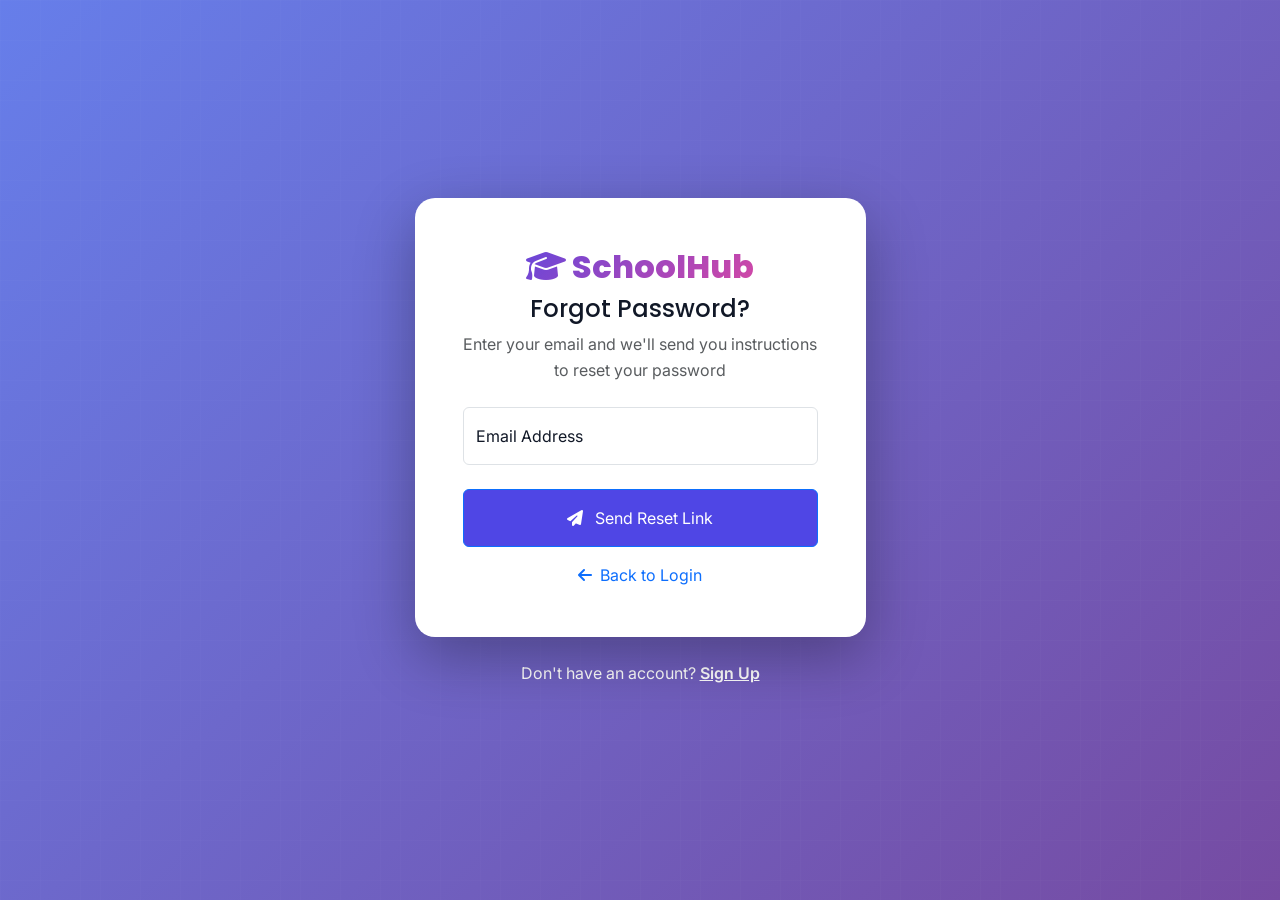
<file: auth/forgot-password.html>
<!DOCTYPE html>
<html lang="en">
<head>
    <meta charset="UTF-8">
    <meta name="viewport" content="width=device-width, initial-scale=1.0">
    <title>Forgot Password - SchoolHub</title>
    
    <!-- Google Fonts -->
    <link href="https://fonts.googleapis.com/css2?family=Inter:wght@300;400;500;600;700;800&family=Poppins:wght@400;500;600;700;800&display=swap" rel="stylesheet">
    
    <!-- Bootstrap 5 -->
    <link href="https://cdn.jsdelivr.net/npm/bootstrap@5.3.2/dist/css/bootstrap.min.css" rel="stylesheet">
    
    <!-- Font Awesome -->
    <link rel="stylesheet" href="https://cdnjs.cloudflare.com/ajax/libs/font-awesome/6.5.1/css/all.min.css">
    
    <!-- Custom CSS -->
    <link rel="stylesheet" href="../assets/css/main.css">
    
    <style>
        .auth-container {
            min-height: 100vh;
            display: flex;
            align-items: center;
            background: linear-gradient(135deg, #667eea 0%, #764ba2 100%);
            position: relative;
            overflow: hidden;
        }
        
        .auth-container::before {
            content: '';
            position: absolute;
            top: 0;
            left: 0;
            right: 0;
            bottom: 0;
            background: url('data:image/svg+xml,<svg width="100" height="100" xmlns="http://www.w3.org/2000/svg"><defs><pattern id="grid" width="40" height="40" patternUnits="userSpaceOnUse"><path d="M 40 0 L 0 0 0 40" fill="none" stroke="white" stroke-width="1" opacity="0.1"/></pattern></defs><rect width="100" height="100" fill="url(%23grid)"/></svg>');
            opacity: 0.3;
        }
        
        .auth-card {
            background: var(--bg-primary);
            border-radius: 20px;
            box-shadow: 0 20px 60px rgba(0, 0, 0, 0.3);
            overflow: hidden;
            position: relative;
            z-index: 1;
        }
        
        .auth-brand {
            font-size: 2rem;
            font-weight: 800;
            margin-bottom: 0.5rem;
        }
    </style>
</head>
<body>
    <div class="auth-container">
        <div class="container">
            <div class="row justify-content-center">
                <div class="col-lg-5 col-md-7">
                    <div class="auth-card">
                        <div class="p-5">
                            <div class="mb-4 text-center">
                                <a href="../index.html" class="text-decoration-none">
                                    <h1 class="auth-brand text-gradient">
                                        <i class="fas fa-graduation-cap"></i> SchoolHub
                                    </h1>
                                </a>
                                <h2 class="h4 mb-2">Forgot Password?</h2>
                                <p class="text-muted">Enter your email and we'll send you instructions to reset your password</p>
                            </div>
                            
                            <div id="emailForm">
                                <form class="needs-validation" novalidate>
                                    <div class="form-floating mb-4">
                                        <input type="email" class="form-control" id="email" placeholder="name@example.com" required>
                                        <label for="email">Email Address</label>
                                        <div class="invalid-feedback">Please enter a valid email address.</div>
                                    </div>
                                    
                                    <button type="submit" class="btn btn-primary w-100 mb-3 py-3">
                                        <i class="fas fa-paper-plane me-2"></i> Send Reset Link
                                    </button>
                                    
                                    <div class="text-center">
                                        <a href="login.html" class="text-primary">
                                            <i class="fas fa-arrow-left me-2"></i>Back to Login
                                        </a>
                                    </div>
                                </form>
                            </div>
                            
                            <div id="successMessage" class="text-center" style="display: none;">
                                <div class="mb-4">
                                    <i class="fas fa-check-circle text-success" style="font-size: 4rem;"></i>
                                </div>
                                <h4 class="mb-3">Check Your Email</h4>
                                <p class="text-muted mb-4">We've sent password reset instructions to <strong id="sentEmail"></strong></p>
                                <p class="text-muted mb-4">Didn't receive the email? Check your spam folder or <a href="#" onclick="showEmailForm(); return false;" class="text-primary">try another email address</a></p>
                                <a href="login.html" class="btn btn-outline-primary">
                                    <i class="fas fa-arrow-left me-2"></i>Back to Login
                                </a>
                            </div>
                        </div>
                    </div>
                    
                    <div class="text-center mt-4">
                        <p class="text-white">Don't have an account? <a href="signup.html" class="text-white fw-semibold text-decoration-underline">Sign Up</a></p>
                    </div>
                </div>
            </div>
        </div>
    </div>

    <!-- Bootstrap JS -->
    <script src="https://cdn.jsdelivr.net/npm/bootstrap@5.3.2/dist/js/bootstrap.bundle.min.js"></script>
    <script src="../assets/js/main.js"></script>
    
    <script>
        const emailForm = document.querySelector('#emailForm form');
        const emailFormDiv = document.getElementById('emailForm');
        const successMessage = document.getElementById('successMessage');
        const sentEmail = document.getElementById('sentEmail');
        
        emailForm.addEventListener('submit', function(e) {
            e.preventDefault();
            
            if (this.checkValidity()) {
                const email = document.getElementById('email').value;
                sentEmail.textContent = email;
                
                // Show success message
                emailFormDiv.style.display = 'none';
                successMessage.style.display = 'block';
            }
            
            this.classList.add('was-validated');
        });
        
        function showEmailForm() {
            emailFormDiv.style.display = 'block';
            successMessage.style.display = 'none';
            document.getElementById('email').value = '';
            emailForm.classList.remove('was-validated');
        }
    </script>
</body>
</html>
</file>
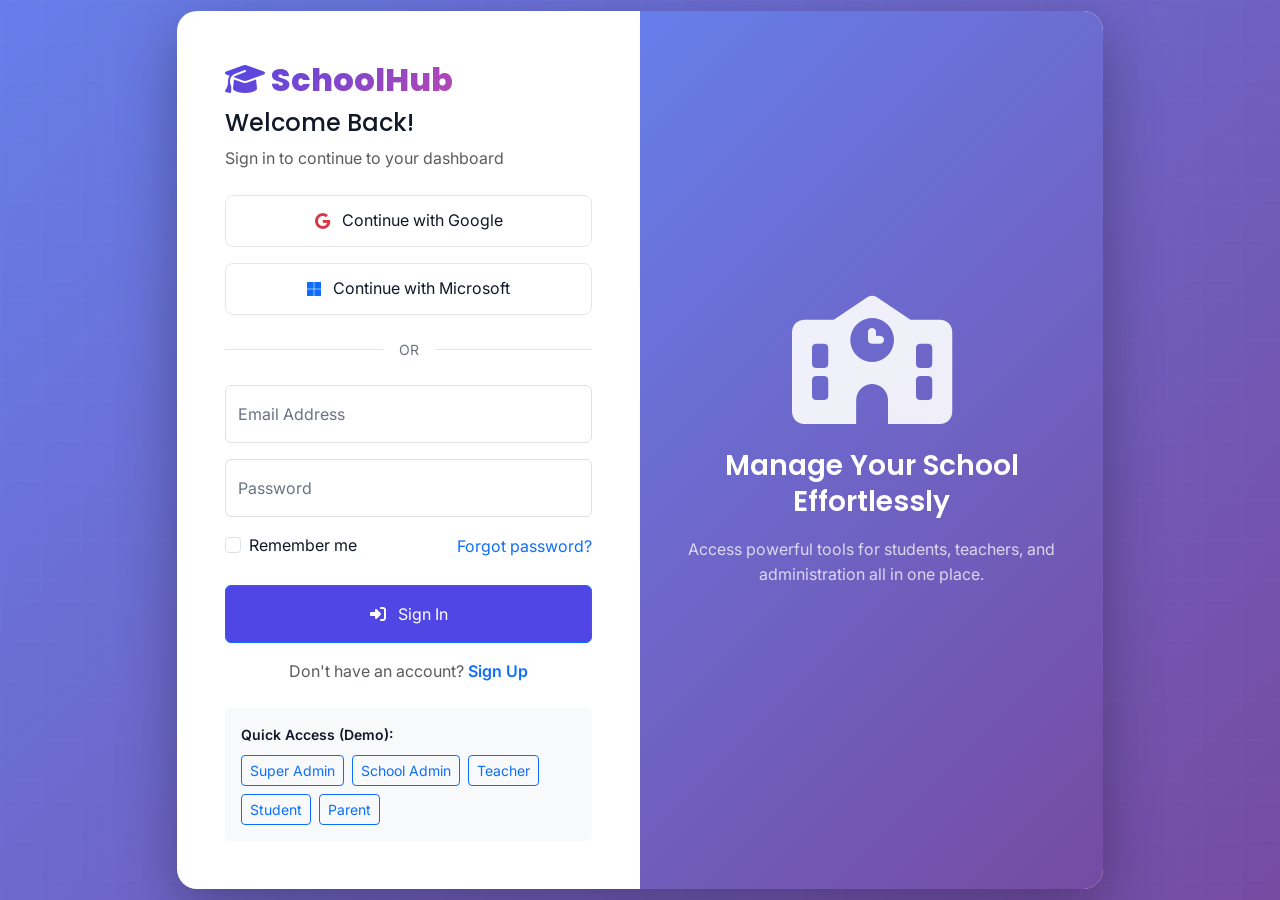
<file: auth/login.html>
<!DOCTYPE html>
<html lang="en">
<head>
    <meta charset="UTF-8">
    <meta name="viewport" content="width=device-width, initial-scale=1.0">
    <title>Login - SchoolHub</title>
    
    <!-- Google Fonts -->
    <link href="https://fonts.googleapis.com/css2?family=Inter:wght@300;400;500;600;700;800&family=Poppins:wght@400;500;600;700;800&display=swap" rel="stylesheet">
    
    <!-- Bootstrap 5 -->
    <link href="https://cdn.jsdelivr.net/npm/bootstrap@5.3.2/dist/css/bootstrap.min.css" rel="stylesheet">
    
    <!-- Font Awesome -->
    <link rel="stylesheet" href="https://cdnjs.cloudflare.com/ajax/libs/font-awesome/6.5.1/css/all.min.css">
    
    <!-- Custom CSS -->
    <link rel="stylesheet" href="../assets/css/main.css">
    
    <style>
        .auth-container {
            min-height: 100vh;
            display: flex;
            align-items: center;
            background: linear-gradient(135deg, #667eea 0%, #764ba2 100%);
            position: relative;
            overflow: hidden;
        }
        
        .auth-container::before {
            content: '';
            position: absolute;
            top: 0;
            left: 0;
            right: 0;
            bottom: 0;
            background: url('data:image/svg+xml,<svg width="100" height="100" xmlns="http://www.w3.org/2000/svg"><defs><pattern id="grid" width="40" height="40" patternUnits="userSpaceOnUse"><path d="M 40 0 L 0 0 0 40" fill="none" stroke="white" stroke-width="1" opacity="0.1"/></pattern></defs><rect width="100" height="100" fill="url(%23grid)"/></svg>');
            opacity: 0.3;
        }
        
        .auth-card {
            background: var(--bg-primary);
            border-radius: 20px;
            box-shadow: 0 20px 60px rgba(0, 0, 0, 0.3);
            overflow: hidden;
            position: relative;
            z-index: 1;
        }
        
        .auth-brand {
            font-size: 2rem;
            font-weight: 800;
            margin-bottom: 0.5rem;
        }
        
        .social-login-btn {
            width: 100%;
            padding: 0.75rem;
            border: 1px solid var(--border-color);
            border-radius: 0.5rem;
            background: var(--bg-primary);
            color: var(--text-primary);
            display: flex;
            align-items: center;
            justify-content: center;
            gap: 0.75rem;
            transition: all 0.3s;
        }
        
        .social-login-btn:hover {
            background: var(--bg-secondary);
            transform: translateY(-2px);
            box-shadow: var(--shadow-md);
        }
        
        .divider {
            display: flex;
            align-items: center;
            text-align: center;
            margin: 1.5rem 0;
        }
        
        .divider::before,
        .divider::after {
            content: '';
            flex: 1;
            border-bottom: 1px solid var(--border-color);
        }
        
        .divider span {
            padding: 0 1rem;
            color: var(--text-secondary);
            font-size: 0.875rem;
        }
        
        .form-floating label {
            color: var(--text-secondary);
        }
        
        .auth-illustration {
            background: linear-gradient(135deg, #667eea 0%, #764ba2 100%);
            display: flex;
            align-items: center;
            justify-content: center;
            color: white;
            padding: 3rem;
        }
        
        @media (max-width: 768px) {
            .auth-illustration {
                display: none;
            }
        }
    </style>
</head>
<body>
    <div class="auth-container">
        <div class="container">
            <div class="row justify-content-center">
                <div class="col-lg-10">
                    <div class="auth-card">
                        <div class="row g-0">
                            <!-- Left Side - Form -->
                            <div class="col-lg-6 p-5">
                                <div class="mb-4">
                                    <a href="../index.html" class="text-decoration-none">
                                        <h1 class="auth-brand text-gradient">
                                            <i class="fas fa-graduation-cap"></i> SchoolHub
                                        </h1>
                                    </a>
                                    <h2 class="h4 mb-2">Welcome Back!</h2>
                                    <p class="text-muted">Sign in to continue to your dashboard</p>
                                </div>
                                
                                <!-- Social Login -->
                                <div class="mb-4">
                                    <button class="social-login-btn mb-3">
                                        <i class="fab fa-google text-danger"></i>
                                        Continue with Google
                                    </button>
                                    <button class="social-login-btn">
                                        <i class="fab fa-microsoft text-primary"></i>
                                        Continue with Microsoft
                                    </button>
                                </div>
                                
                                <div class="divider">
                                    <span>OR</span>
                                </div>
                                
                                <!-- Login Form -->
                                <form id="loginForm" class="needs-validation" novalidate>
                                    <div class="form-floating mb-3">
                                        <input type="email" class="form-control" id="email" placeholder="name@example.com" required>
                                        <label for="email">Email Address</label>
                                        <div class="invalid-feedback">Please enter a valid email address.</div>
                                    </div>
                                    
                                    <div class="form-floating mb-3">
                                        <input type="password" class="form-control" id="password" placeholder="Password" required>
                                        <label for="password">Password</label>
                                        <div class="invalid-feedback">Please enter your password.</div>
                                    </div>
                                    
                                    <div class="d-flex justify-content-between align-items-center mb-4">
                                        <div class="form-check">
                                            <input class="form-check-input" type="checkbox" id="rememberMe">
                                            <label class="form-check-label" for="rememberMe">
                                                Remember me
                                            </label>
                                        </div>
                                        <a href="forgot-password.html" class="text-primary">Forgot password?</a>
                                    </div>
                                    
                                    <button type="submit" class="btn btn-primary w-100 mb-3 py-3">
                                        <i class="fas fa-sign-in-alt me-2"></i> Sign In
                                    </button>
                                    
                                    <div class="text-center">
                                        <p class="text-muted">Don't have an account? <a href="signup.html" class="text-primary fw-semibold">Sign Up</a></p>
                                    </div>
                                </form>
                                
                                <!-- Portal Selection (Demo) -->
                                <div class="mt-4 p-3 bg-light rounded">
                                    <p class="small mb-2 fw-semibold">Quick Access (Demo):</p>
                                    <div class="d-flex flex-wrap gap-2">
                                        <a href="../superadmin/dashboard.html" class="btn btn-sm btn-outline-primary">Super Admin</a>
                                        <a href="../admin/dashboard.html" class="btn btn-sm btn-outline-primary">School Admin</a>
                                        <a href="../teacher/dashboard.html" class="btn btn-sm btn-outline-primary">Teacher</a>
                                        <a href="../student/dashboard.html" class="btn btn-sm btn-outline-primary">Student</a>
                                        <a href="../parent/dashboard.html" class="btn btn-sm btn-outline-primary">Parent</a>
                                    </div>
                                </div>
                            </div>
                            
                            <!-- Right Side - Illustration -->
                            <div class="col-lg-6 auth-illustration">
                                <div class="text-center">
                                    <i class="fas fa-school" style="font-size: 8rem; opacity: 0.9;"></i>
                                    <h3 class="mt-4 mb-3">Manage Your School Effortlessly</h3>
                                    <p class="opacity-75">Access powerful tools for students, teachers, and administration all in one place.</p>
                                </div>
                            </div>
                        </div>
                    </div>
                </div>
            </div>
        </div>
    </div>

    <!-- Bootstrap JS -->
    <script src="https://cdn.jsdelivr.net/npm/bootstrap@5.3.2/dist/js/bootstrap.bundle.min.js"></script>
    
    <!-- Custom JS -->
    <script src="../assets/js/main.js"></script>
    
    <script>
        // Handle form submission (demo)
        document.getElementById('loginForm').addEventListener('submit', function(e) {
            e.preventDefault();
            
            if (this.checkValidity()) {
                // In a real app, this would authenticate the user
                alert('Login successful! Redirecting to dashboard...');
                window.location.href = '../admin/dashboard.html';
            }
            
            this.classList.add('was-validated');
        });
    </script>
</body>
</html>
</file>
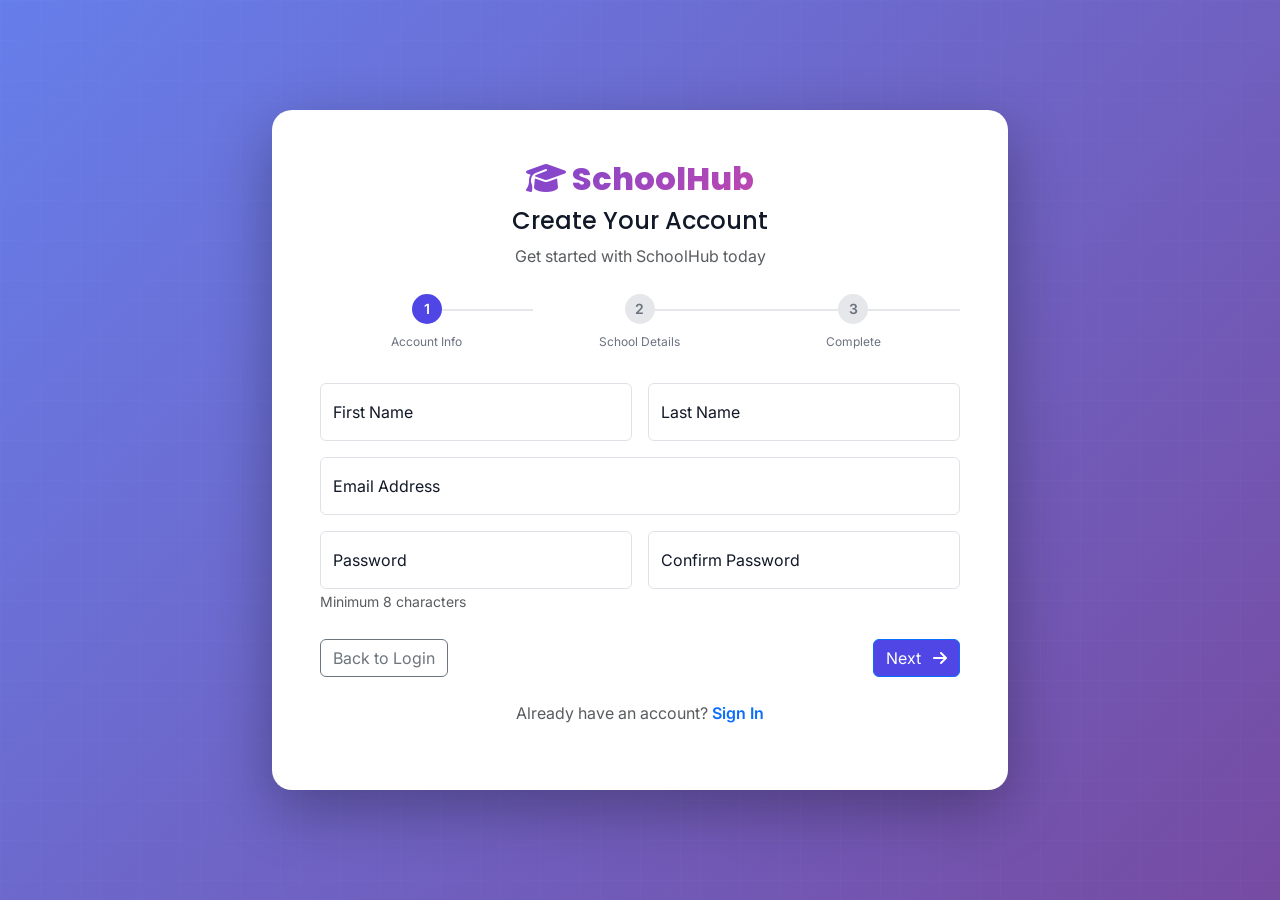
<file: auth/signup.html>
<!DOCTYPE html>
<html lang="en">
<head>
    <meta charset="UTF-8">
    <meta name="viewport" content="width=device-width, initial-scale=1.0">
    <title>Sign Up - SchoolHub</title>
    
    <!-- Google Fonts -->
    <link href="https://fonts.googleapis.com/css2?family=Inter:wght@300;400;500;600;700;800&family=Poppins:wght@400;500;600;700;800&display=swap" rel="stylesheet">
    
    <!-- Bootstrap 5 -->
    <link href="https://cdn.jsdelivr.net/npm/bootstrap@5.3.2/dist/css/bootstrap.min.css" rel="stylesheet">
    
    <!-- Font Awesome -->
    <link rel="stylesheet" href="https://cdnjs.cloudflare.com/ajax/libs/font-awesome/6.5.1/css/all.min.css">
    
    <!-- Custom CSS -->
    <link rel="stylesheet" href="../assets/css/main.css">
    
    <style>
        .auth-container {
            min-height: 100vh;
            padding: 2rem 0;
            background: linear-gradient(135deg, #667eea 0%, #764ba2 100%);
            position: relative;
            overflow: hidden;
        }
        
        .auth-container::before {
            content: '';
            position: absolute;
            top: 0;
            left: 0;
            right: 0;
            bottom: 0;
            background: url('data:image/svg+xml,<svg width="100" height="100" xmlns="http://www.w3.org/2000/svg"><defs><pattern id="grid" width="40" height="40" patternUnits="userSpaceOnUse"><path d="M 40 0 L 0 0 0 40" fill="none" stroke="white" stroke-width="1" opacity="0.1"/></pattern></defs><rect width="100" height="100" fill="url(%23grid)"/></svg>');
            opacity: 0.3;
        }
        
        .auth-card {
            background: var(--bg-primary);
            border-radius: 20px;
            box-shadow: 0 20px 60px rgba(0, 0, 0, 0.3);
            overflow: hidden;
            position: relative;
            z-index: 1;
        }
        
        .auth-brand {
            font-size: 2rem;
            font-weight: 800;
            margin-bottom: 0.5rem;
        }
        
        .step-indicator {
            display: flex;
            justify-content: space-between;
            margin-bottom: 2rem;
        }
        
        .step {
            flex: 1;
            text-align: center;
            position: relative;
        }
        
        .step::before {
            content: '';
            position: absolute;
            top: 15px;
            left: 50%;
            width: 100%;
            height: 2px;
            background: var(--border-color);
            z-index: -1;
        }
        
        .step:first-child::before {
            left: 50%;
            width: 50%;
        }
        
        .step:last-child::before {
            right: 50%;
            width: 50%;
        }
        
        .step-number {
            width: 30px;
            height: 30px;
            border-radius: 50%;
            background: var(--border-color);
            color: var(--text-secondary);
            display: inline-flex;
            align-items: center;
            justify-content: center;
            font-weight: 600;
            font-size: 0.875rem;
            margin-bottom: 0.5rem;
        }
        
        .step.active .step-number {
            background: var(--primary-color);
            color: white;
        }
        
        .step.completed .step-number {
            background: var(--success-color);
            color: white;
        }
        
        .step-title {
            font-size: 0.75rem;
            color: var(--text-secondary);
        }
        
        .form-step {
            display: none;
        }
        
        .form-step.active {
            display: block;
        }
    </style>
</head>
<body>
    <div class="auth-container d-flex align-items-center">
        <div class="container">
            <div class="row justify-content-center">
                <div class="col-lg-8">
                    <div class="auth-card">
                        <div class="p-5">
                            <div class="mb-4 text-center">
                                <a href="../index.html" class="text-decoration-none">
                                    <h1 class="auth-brand text-gradient">
                                        <i class="fas fa-graduation-cap"></i> SchoolHub
                                    </h1>
                                </a>
                                <h2 class="h4 mb-2">Create Your Account</h2>
                                <p class="text-muted">Get started with SchoolHub today</p>
                            </div>
                            
                            <!-- Step Indicator -->
                            <div class="step-indicator">
                                <div class="step active" id="step1-indicator">
                                    <div class="step-number">1</div>
                                    <div class="step-title">Account Info</div>
                                </div>
                                <div class="step" id="step2-indicator">
                                    <div class="step-number">2</div>
                                    <div class="step-title">School Details</div>
                                </div>
                                <div class="step" id="step3-indicator">
                                    <div class="step-number">3</div>
                                    <div class="step-title">Complete</div>
                                </div>
                            </div>
                            
                            <!-- Signup Form -->
                            <form id="signupForm" class="needs-validation" novalidate>
                                <!-- Step 1: Account Information -->
                                <div class="form-step active" id="step1">
                                    <div class="row g-3">
                                        <div class="col-md-6">
                                            <div class="form-floating">
                                                <input type="text" class="form-control" id="firstName" placeholder="First Name" required>
                                                <label for="firstName">First Name</label>
                                            </div>
                                        </div>
                                        <div class="col-md-6">
                                            <div class="form-floating">
                                                <input type="text" class="form-control" id="lastName" placeholder="Last Name" required>
                                                <label for="lastName">Last Name</label>
                                            </div>
                                        </div>
                                        <div class="col-12">
                                            <div class="form-floating">
                                                <input type="email" class="form-control" id="email" placeholder="name@example.com" required>
                                                <label for="email">Email Address</label>
                                            </div>
                                        </div>
                                        <div class="col-md-6">
                                            <div class="form-floating">
                                                <input type="password" class="form-control" id="password" placeholder="Password" required minlength="8">
                                                <label for="password">Password</label>
                                                <small class="text-muted">Minimum 8 characters</small>
                                            </div>
                                        </div>
                                        <div class="col-md-6">
                                            <div class="form-floating">
                                                <input type="password" class="form-control" id="confirmPassword" placeholder="Confirm Password" required>
                                                <label for="confirmPassword">Confirm Password</label>
                                            </div>
                                        </div>
                                    </div>
                                    <div class="d-flex justify-content-between mt-4">
                                        <a href="login.html" class="btn btn-outline-secondary">Back to Login</a>
                                        <button type="button" class="btn btn-primary" onclick="nextStep(2)">
                                            Next <i class="fas fa-arrow-right ms-2"></i>
                                        </button>
                                    </div>
                                </div>
                                
                                <!-- Step 2: School Details -->
                                <div class="form-step" id="step2">
                                    <div class="row g-3">
                                        <div class="col-12">
                                            <div class="form-floating">
                                                <input type="text" class="form-control" id="schoolName" placeholder="School Name" required>
                                                <label for="schoolName">School Name</label>
                                            </div>
                                        </div>
                                        <div class="col-md-6">
                                            <div class="form-floating">
                                                <select class="form-select" id="schoolType" required>
                                                    <option value="">Select Type</option>
                                                    <option value="elementary">Elementary School</option>
                                                    <option value="middle">Middle School</option>
                                                    <option value="high">High School</option>
                                                    <option value="college">College/University</option>
                                                    <option value="other">Other</option>
                                                </select>
                                                <label for="schoolType">School Type</label>
                                            </div>
                                        </div>
                                        <div class="col-md-6">
                                            <div class="form-floating">
                                                <input type="number" class="form-control" id="studentCount" placeholder="Number of Students" required>
                                                <label for="studentCount">Number of Students</label>
                                            </div>
                                        </div>
                                        <div class="col-12">
                                            <div class="form-floating">
                                                <input type="text" class="form-control" id="address" placeholder="Address" required>
                                                <label for="address">Address</label>
                                            </div>
                                        </div>
                                        <div class="col-md-6">
                                            <div class="form-floating">
                                                <input type="text" class="form-control" id="city" placeholder="City" required>
                                                <label for="city">City</label>
                                            </div>
                                        </div>
                                        <div class="col-md-6">
                                            <div class="form-floating">
                                                <input type="text" class="form-control" id="country" placeholder="Country" required>
                                                <label for="country">Country</label>
                                            </div>
                                        </div>
                                        <div class="col-12">
                                            <div class="form-floating">
                                                <input type="tel" class="form-control" id="phone" placeholder="Phone Number" required>
                                                <label for="phone">Phone Number</label>
                                            </div>
                                        </div>
                                    </div>
                                    <div class="d-flex justify-content-between mt-4">
                                        <button type="button" class="btn btn-outline-secondary" onclick="previousStep(1)">
                                            <i class="fas fa-arrow-left me-2"></i> Previous
                                        </button>
                                        <button type="button" class="btn btn-primary" onclick="nextStep(3)">
                                            Next <i class="fas fa-arrow-right ms-2"></i>
                                        </button>
                                    </div>
                                </div>
                                
                                <!-- Step 3: Complete -->
                                <div class="form-step" id="step3">
                                    <div class="text-center mb-4">
                                        <i class="fas fa-check-circle text-success" style="font-size: 4rem;"></i>
                                        <h3 class="mt-3">Almost Done!</h3>
                                        <p class="text-muted">Review your information and complete registration</p>
                                    </div>
                                    
                                    <div class="card-custom mb-4">
                                        <h5 class="mb-3">Account Summary</h5>
                                        <div class="row g-3">
                                            <div class="col-md-6">
                                                <small class="text-muted">Name</small>
                                                <p class="mb-0" id="summaryName"></p>
                                            </div>
                                            <div class="col-md-6">
                                                <small class="text-muted">Email</small>
                                                <p class="mb-0" id="summaryEmail"></p>
                                            </div>
                                            <div class="col-md-6">
                                                <small class="text-muted">School</small>
                                                <p class="mb-0" id="summarySchool"></p>
                                            </div>
                                            <div class="col-md-6">
                                                <small class="text-muted">Students</small>
                                                <p class="mb-0" id="summaryStudents"></p>
                                            </div>
                                        </div>
                                    </div>
                                    
                                    <div class="form-check mb-4">
                                        <input class="form-check-input" type="checkbox" id="termsCheck" required>
                                        <label class="form-check-label" for="termsCheck">
                                            I agree to the <a href="#" class="text-primary">Terms of Service</a> and <a href="#" class="text-primary">Privacy Policy</a>
                                        </label>
                                    </div>
                                    
                                    <div class="d-flex justify-content-between">
                                        <button type="button" class="btn btn-outline-secondary" onclick="previousStep(2)">
                                            <i class="fas fa-arrow-left me-2"></i> Previous
                                        </button>
                                        <button type="submit" class="btn btn-primary btn-lg px-5">
                                            <i class="fas fa-check me-2"></i> Complete Registration
                                        </button>
                                    </div>
                                </div>
                            </form>
                            
                            <div class="text-center mt-4">
                                <p class="text-muted">Already have an account? <a href="login.html" class="text-primary fw-semibold">Sign In</a></p>
                            </div>
                        </div>
                    </div>
                </div>
            </div>
        </div>
    </div>

    <!-- Bootstrap JS -->
    <script src="https://cdn.jsdelivr.net/npm/bootstrap@5.3.2/dist/js/bootstrap.bundle.min.js"></script>
    <script src="../assets/js/main.js"></script>
    
    <script>
        let currentStep = 1;
        
        function nextStep(step) {
            // Validate current step
            const currentStepElement = document.getElementById(`step${currentStep}`);
            const inputs = currentStepElement.querySelectorAll('input, select');
            let valid = true;
            
            inputs.forEach(input => {
                if (!input.checkValidity()) {
                    valid = false;
                    input.classList.add('is-invalid');
                } else {
                    input.classList.remove('is-invalid');
                }
            });
            
            if (!valid) return;
            
            // Update summary if moving to step 3
            if (step === 3) {
                document.getElementById('summaryName').textContent = 
                    `${document.getElementById('firstName').value} ${document.getElementById('lastName').value}`;
                document.getElementById('summaryEmail').textContent = 
                    document.getElementById('email').value;
                document.getElementById('summarySchool').textContent = 
                    document.getElementById('schoolName').value;
                document.getElementById('summaryStudents').textContent = 
                    document.getElementById('studentCount').value;
            }
            
            showStep(step);
        }
        
        function previousStep(step) {
            showStep(step);
        }
        
        function showStep(step) {
            // Hide all steps
            document.querySelectorAll('.form-step').forEach(s => s.classList.remove('active'));
            document.querySelectorAll('.step').forEach(s => {
                s.classList.remove('active');
                s.classList.remove('completed');
            });
            
            // Show current step
            document.getElementById(`step${step}`).classList.add('active');
            document.getElementById(`step${step}-indicator`).classList.add('active');
            
            // Mark previous steps as completed
            for (let i = 1; i < step; i++) {
                document.getElementById(`step${i}-indicator`).classList.add('completed');
            }
            
            currentStep = step;
        }
        
        // Handle form submission
        document.getElementById('signupForm').addEventListener('submit', function(e) {
            e.preventDefault();
            
            if (this.checkValidity()) {
                alert('Registration successful! Welcome to SchoolHub!');
                window.location.href = 'login.html';
            }
            
            this.classList.add('was-validated');
        });
        
        // Password confirmation validation
        document.getElementById('confirmPassword').addEventListener('input', function() {
            const password = document.getElementById('password').value;
            if (this.value !== password) {
                this.setCustomValidity('Passwords do not match');
            } else {
                this.setCustomValidity('');
            }
        });
    </script>
</body>
</html>
</file>
<file: assets/css/main.css>
/* ===========================================
   SCHOOLHUB - ADVANCED SaaS SCHOOL MANAGEMENT SYSTEM
   Main Stylesheet
   =========================================== */

/* ROOT VARIABLES */
:root {
    /* Primary Colors */
    --primary-color: #4F46E5;
    --primary-dark: #4338CA;
    --primary-light: #818CF8;
    
    /* Secondary Colors */
    --secondary-color: #EC4899;
    --secondary-dark: #DB2777;
    --secondary-light: #F472B6;
    
    /* Success, Warning, Danger */
    --success-color: #10B981;
    --warning-color: #F59E0B;
    --danger-color: #EF4444;
    --info-color: #3B82F6;
    
    /* Neutral Colors - Light Mode */
    --bg-primary: #FFFFFF;
    --bg-secondary: #F9FAFB;
    --bg-tertiary: #F3F4F6;
    --text-primary: #111827;
    --text-secondary: #6B7280;
    --text-tertiary: #9CA3AF;
    --border-color: #E5E7EB;
    
    /* Shadows */
    --shadow-sm: 0 1px 2px 0 rgba(0, 0, 0, 0.05);
    --shadow-md: 0 4px 6px -1px rgba(0, 0, 0, 0.1), 0 2px 4px -1px rgba(0, 0, 0, 0.06);
    --shadow-lg: 0 10px 15px -3px rgba(0, 0, 0, 0.1), 0 4px 6px -2px rgba(0, 0, 0, 0.05);
    --shadow-xl: 0 20px 25px -5px rgba(0, 0, 0, 0.1), 0 10px 10px -5px rgba(0, 0, 0, 0.04);
    
    /* Typography */
    --font-primary: 'Inter', -apple-system, BlinkMacSystemFont, 'Segoe UI', Roboto, sans-serif;
    --font-heading: 'Poppins', sans-serif;
    
    /* Spacing */
    --navbar-height: 70px;
    --sidebar-width: 260px;
    --sidebar-collapsed: 80px;
    
    /* Transitions */
    --transition-speed: 0.3s;
}

/* DARK MODE VARIABLES */
[data-theme="dark"] {
    --bg-primary: #111827;
    --bg-secondary: #1F2937;
    --bg-tertiary: #374151;
    --text-primary: #F9FAFB;
    --text-secondary: #D1D5DB;
    --text-tertiary: #9CA3AF;
    --border-color: #374151;
    
    --shadow-sm: 0 1px 2px 0 rgba(0, 0, 0, 0.3);
    --shadow-md: 0 4px 6px -1px rgba(0, 0, 0, 0.4), 0 2px 4px -1px rgba(0, 0, 0, 0.3);
    --shadow-lg: 0 10px 15px -3px rgba(0, 0, 0, 0.4), 0 4px 6px -2px rgba(0, 0, 0, 0.3);
    --shadow-xl: 0 20px 25px -5px rgba(0, 0, 0, 0.5), 0 10px 10px -5px rgba(0, 0, 0, 0.4);
}

/* GLOBAL STYLES */
* {
    margin: 0;
    padding: 0;
    box-sizing: border-box;
}

html {
    scroll-behavior: smooth;
}

body {
    font-family: var(--font-primary);
    background-color: var(--bg-secondary);
    color: var(--text-primary);
    line-height: 1.6;
    transition: background-color var(--transition-speed), color var(--transition-speed);
}

h1, h2, h3, h4, h5, h6 {
    font-family: var(--font-heading);
    font-weight: 600;
    line-height: 1.3;
    margin-bottom: 1rem;
}

a {
    text-decoration: none;
    color: inherit;
    transition: all var(--transition-speed);
}

img {
    max-width: 100%;
    height: auto;
}

/* UTILITY CLASSES */
.text-gradient {
    background: linear-gradient(135deg, var(--primary-color), var(--secondary-color));
    -webkit-background-clip: text;
    -webkit-text-fill-color: transparent;
    background-clip: text;
}

.bg-gradient-primary {
    background: linear-gradient(135deg, var(--primary-color), var(--primary-dark));
}

.bg-gradient-secondary {
    background: linear-gradient(135deg, var(--secondary-color), var(--secondary-dark));
}

.bg-gradient-success {
    background: linear-gradient(135deg, var(--success-color), #059669);
}

.shadow-custom {
    box-shadow: var(--shadow-lg);
}

/* BUTTONS */
.btn-custom {
    padding: 0.75rem 1.5rem;
    border-radius: 0.5rem;
    font-weight: 500;
    border: none;
    cursor: pointer;
    transition: all var(--transition-speed);
    display: inline-flex;
    align-items: center;
    gap: 0.5rem;
}

.btn-primary {
    background: var(--primary-color);
    color: white;
}

.btn-primary:hover {
    background: var(--primary-dark);
    transform: translateY(-2px);
    box-shadow: var(--shadow-lg);
}

.btn-secondary {
    background: var(--secondary-color);
    color: white;
}

.btn-secondary:hover {
    background: var(--secondary-dark);
    transform: translateY(-2px);
    box-shadow: var(--shadow-lg);
}

.btn-outline {
    background: transparent;
    border: 2px solid var(--primary-color);
    color: var(--primary-color);
}

.btn-outline:hover {
    background: var(--primary-color);
    color: white;
}

/* CARDS */
.card-custom {
    background: var(--bg-primary);
    border-radius: 1rem;
    padding: 1.5rem;
    box-shadow: var(--shadow-md);
    transition: all var(--transition-speed);
    border: 1px solid var(--border-color);
}

.card-custom:hover {
    transform: translateY(-5px);
    box-shadow: var(--shadow-xl);
}

.card-header-custom {
    border-bottom: 1px solid var(--border-color);
    padding-bottom: 1rem;
    margin-bottom: 1rem;
}

/* NAVBAR */
.navbar-custom {
    background: var(--bg-primary);
    box-shadow: var(--shadow-md);
    height: var(--navbar-height);
    position: fixed;
    top: 0;
    left: 0;
    right: 0;
    z-index: 1000;
    transition: all var(--transition-speed);
}

.navbar-brand-custom {
    font-size: 1.5rem;
    font-weight: 700;
    color: var(--primary-color);
}

/* SIDEBAR */
.sidebar {
    position: fixed;
    left: 0;
    top: var(--navbar-height);
    width: var(--sidebar-width);
    height: calc(100vh - var(--navbar-height));
    background: var(--bg-primary);
    box-shadow: var(--shadow-md);
    overflow-y: auto;
    transition: all var(--transition-speed);
    z-index: 999;
}

.sidebar.collapsed {
    width: var(--sidebar-collapsed);
}

.sidebar-menu {
    list-style: none;
    padding: 1rem 0;
}

.sidebar-menu li {
    margin-bottom: 0.5rem;
}

.sidebar-menu a {
    display: flex;
    align-items: center;
    padding: 0.875rem 1.5rem;
    color: var(--text-secondary);
    transition: all var(--transition-speed);
}

.sidebar-menu a:hover,
.sidebar-menu a.active {
    background: var(--primary-color);
    color: white;
}

.sidebar-menu i {
    margin-right: 1rem;
    font-size: 1.25rem;
    width: 24px;
}

/* MAIN CONTENT */
.main-content {
    margin-left: var(--sidebar-width);
    margin-top: var(--navbar-height);
    padding: 2rem;
    min-height: calc(100vh - var(--navbar-height));
    transition: margin-left var(--transition-speed);
}

.main-content.expanded {
    margin-left: var(--sidebar-collapsed);
}

/* DASHBOARD WIDGETS */
.stat-card {
    background: var(--bg-primary);
    border-radius: 1rem;
    padding: 1.5rem;
    box-shadow: var(--shadow-md);
    border: 1px solid var(--border-color);
    transition: all var(--transition-speed);
}

.stat-card:hover {
    transform: translateY(-3px);
    box-shadow: var(--shadow-lg);
}

.stat-icon {
    width: 60px;
    height: 60px;
    border-radius: 0.75rem;
    display: flex;
    align-items: center;
    justify-content: center;
    font-size: 1.75rem;
    margin-bottom: 1rem;
}

.stat-value {
    font-size: 2rem;
    font-weight: 700;
    color: var(--text-primary);
}

.stat-label {
    color: var(--text-secondary);
    font-size: 0.875rem;
    text-transform: uppercase;
    letter-spacing: 0.05em;
}

/* FORMS */
.form-control-custom {
    width: 100%;
    padding: 0.75rem 1rem;
    border: 1px solid var(--border-color);
    border-radius: 0.5rem;
    background: var(--bg-primary);
    color: var(--text-primary);
    font-size: 1rem;
    transition: all var(--transition-speed);
}

.form-control-custom:focus {
    outline: none;
    border-color: var(--primary-color);
    box-shadow: 0 0 0 3px rgba(79, 70, 229, 0.1);
}

.form-label-custom {
    display: block;
    margin-bottom: 0.5rem;
    color: var(--text-primary);
    font-weight: 500;
}

/* TABLES */
.table-custom {
    width: 100%;
    background: var(--bg-primary);
    border-radius: 0.75rem;
    overflow: hidden;
    box-shadow: var(--shadow-md);
}

.table-custom thead {
    background: var(--bg-tertiary);
}

.table-custom th,
.table-custom td {
    padding: 1rem;
    text-align: left;
    border-bottom: 1px solid var(--border-color);
}

.table-custom tbody tr:hover {
    background: var(--bg-secondary);
}

/* MODALS */
.modal-custom {
    display: none;
    position: fixed;
    top: 0;
    left: 0;
    width: 100%;
    height: 100%;
    background: rgba(0, 0, 0, 0.5);
    z-index: 10000;
    align-items: center;
    justify-content: center;
}

.modal-custom.show {
    display: flex;
}

.modal-content-custom {
    background: var(--bg-primary);
    border-radius: 1rem;
    max-width: 500px;
    width: 90%;
    max-height: 90vh;
    overflow-y: auto;
    box-shadow: var(--shadow-xl);
}

.modal-header-custom {
    padding: 1.5rem;
    border-bottom: 1px solid var(--border-color);
}

.modal-body-custom {
    padding: 1.5rem;
}

.modal-footer-custom {
    padding: 1.5rem;
    border-top: 1px solid var(--border-color);
    display: flex;
    justify-content: flex-end;
    gap: 1rem;
}

/* BADGES */
.badge-custom {
    display: inline-block;
    padding: 0.25rem 0.75rem;
    border-radius: 0.5rem;
    font-size: 0.75rem;
    font-weight: 600;
    text-transform: uppercase;
    letter-spacing: 0.05em;
}

.badge-success {
    background: rgba(16, 185, 129, 0.1);
    color: var(--success-color);
}

.badge-warning {
    background: rgba(245, 158, 11, 0.1);
    color: var(--warning-color);
}

.badge-danger {
    background: rgba(239, 68, 68, 0.1);
    color: var(--danger-color);
}

.badge-info {
    background: rgba(59, 130, 246, 0.1);
    color: var(--info-color);
}

/* DROPDOWN */
.dropdown-custom {
    position: relative;
}

.dropdown-menu-custom {
    position: absolute;
    top: 100%;
    right: 0;
    background: var(--bg-primary);
    border-radius: 0.5rem;
    box-shadow: var(--shadow-lg);
    min-width: 200px;
    padding: 0.5rem 0;
    display: none;
    z-index: 1000;
    border: 1px solid var(--border-color);
}

.dropdown-menu-custom.show {
    display: block;
}

.dropdown-item-custom {
    padding: 0.75rem 1rem;
    color: var(--text-primary);
    display: block;
    transition: all var(--transition-speed);
}

.dropdown-item-custom:hover {
    background: var(--bg-secondary);
}

/* ANIMATIONS */
@keyframes fadeIn {
    from {
        opacity: 0;
    }
    to {
        opacity: 1;
    }
}

@keyframes slideInUp {
    from {
        transform: translateY(30px);
        opacity: 0;
    }
    to {
        transform: translateY(0);
        opacity: 1;
    }
}

@keyframes pulse {
    0%, 100% {
        opacity: 1;
    }
    50% {
        opacity: 0.5;
    }
}

.fade-in {
    animation: fadeIn 0.5s ease-in;
}

.slide-in-up {
    animation: slideInUp 0.5s ease-out;
}

/* RESPONSIVE */
@media (max-width: 768px) {
    .sidebar {
        transform: translateX(-100%);
    }
    
    .sidebar.mobile-show {
        transform: translateX(0);
    }
    
    .main-content {
        margin-left: 0;
    }
    
    :root {
        --navbar-height: 60px;
    }
}

/* SCROLLBAR */
::-webkit-scrollbar {
    width: 8px;
    height: 8px;
}

::-webkit-scrollbar-track {
    background: var(--bg-secondary);
}

::-webkit-scrollbar-thumb {
    background: var(--text-tertiary);
    border-radius: 4px;
}

::-webkit-scrollbar-thumb:hover {
    background: var(--text-secondary);
}

/* LOADING SPINNER */
.spinner {
    border: 3px solid var(--border-color);
    border-top: 3px solid var(--primary-color);
    border-radius: 50%;
    width: 40px;
    height: 40px;
    animation: spin 1s linear infinite;
}

@keyframes spin {
    0% { transform: rotate(0deg); }
    100% { transform: rotate(360deg); }
}

/* NOTIFICATIONS */
.notification {
    position: fixed;
    top: 90px;
    right: 20px;
    min-width: 300px;
    max-width: 400px;
    background: var(--bg-primary);
    border-radius: 0.75rem;
    box-shadow: var(--shadow-xl);
    padding: 1rem;
    z-index: 10001;
    display: flex;
    align-items: center;
    justify-content: space-between;
    gap: 1rem;
    border-left: 4px solid var(--primary-color);
    transition: all 0.3s ease;
}

.notification-success {
    border-left-color: var(--success-color);
}

.notification-error {
    border-left-color: var(--danger-color);
}

.notification-warning {
    border-left-color: var(--warning-color);
}

.notification-info {
    border-left-color: var(--info-color);
}

.notification-content {
    display: flex;
    align-items: center;
    gap: 0.75rem;
    flex: 1;
}

.notification-content i {
    font-size: 1.25rem;
}

.notification-success .notification-content i {
    color: var(--success-color);
}

.notification-error .notification-content i {
    color: var(--danger-color);
}

.notification-warning .notification-content i {
    color: var(--warning-color);
}

.notification-info .notification-content i {
    color: var(--info-color);
}

.notification-close {
    background: none;
    border: none;
    font-size: 1.5rem;
    color: var(--text-secondary);
    cursor: pointer;
    padding: 0;
    width: 24px;
    height: 24px;
    display: flex;
    align-items: center;
    justify-content: center;
    border-radius: 50%;
    transition: all 0.2s;
}

.notification-close:hover {
    background: var(--bg-secondary);
    color: var(--text-primary);
}

/* TOOLTIPS */
.tooltip-custom {
    position: absolute;
    background: var(--text-primary);
    color: var(--bg-primary);
    padding: 0.5rem 0.75rem;
    border-radius: 0.375rem;
    font-size: 0.875rem;
    white-space: nowrap;
    z-index: 10000;
    box-shadow: var(--shadow-lg);
    pointer-events: none;
}

.tooltip-custom::before {
    content: '';
    position: absolute;
    width: 0;
    height: 0;
    border-style: solid;
}

.tooltip-top::before {
    bottom: -5px;
    left: 50%;
    transform: translateX(-50%);
    border-width: 5px 5px 0 5px;
    border-color: var(--text-primary) transparent transparent transparent;
}

.tooltip-bottom::before {
    top: -5px;
    left: 50%;
    transform: translateX(-50%);
    border-width: 0 5px 5px 5px;
    border-color: transparent transparent var(--text-primary) transparent;
}

.tooltip-left::before {
    right: -5px;
    top: 50%;
    transform: translateY(-50%);
    border-width: 5px 0 5px 5px;
    border-color: transparent transparent transparent var(--text-primary);
}

.tooltip-right::before {
    left: -5px;
    top: 50%;
    transform: translateY(-50%);
    border-width: 5px 5px 5px 0;
    border-color: transparent var(--text-primary) transparent transparent;
}
</file>
